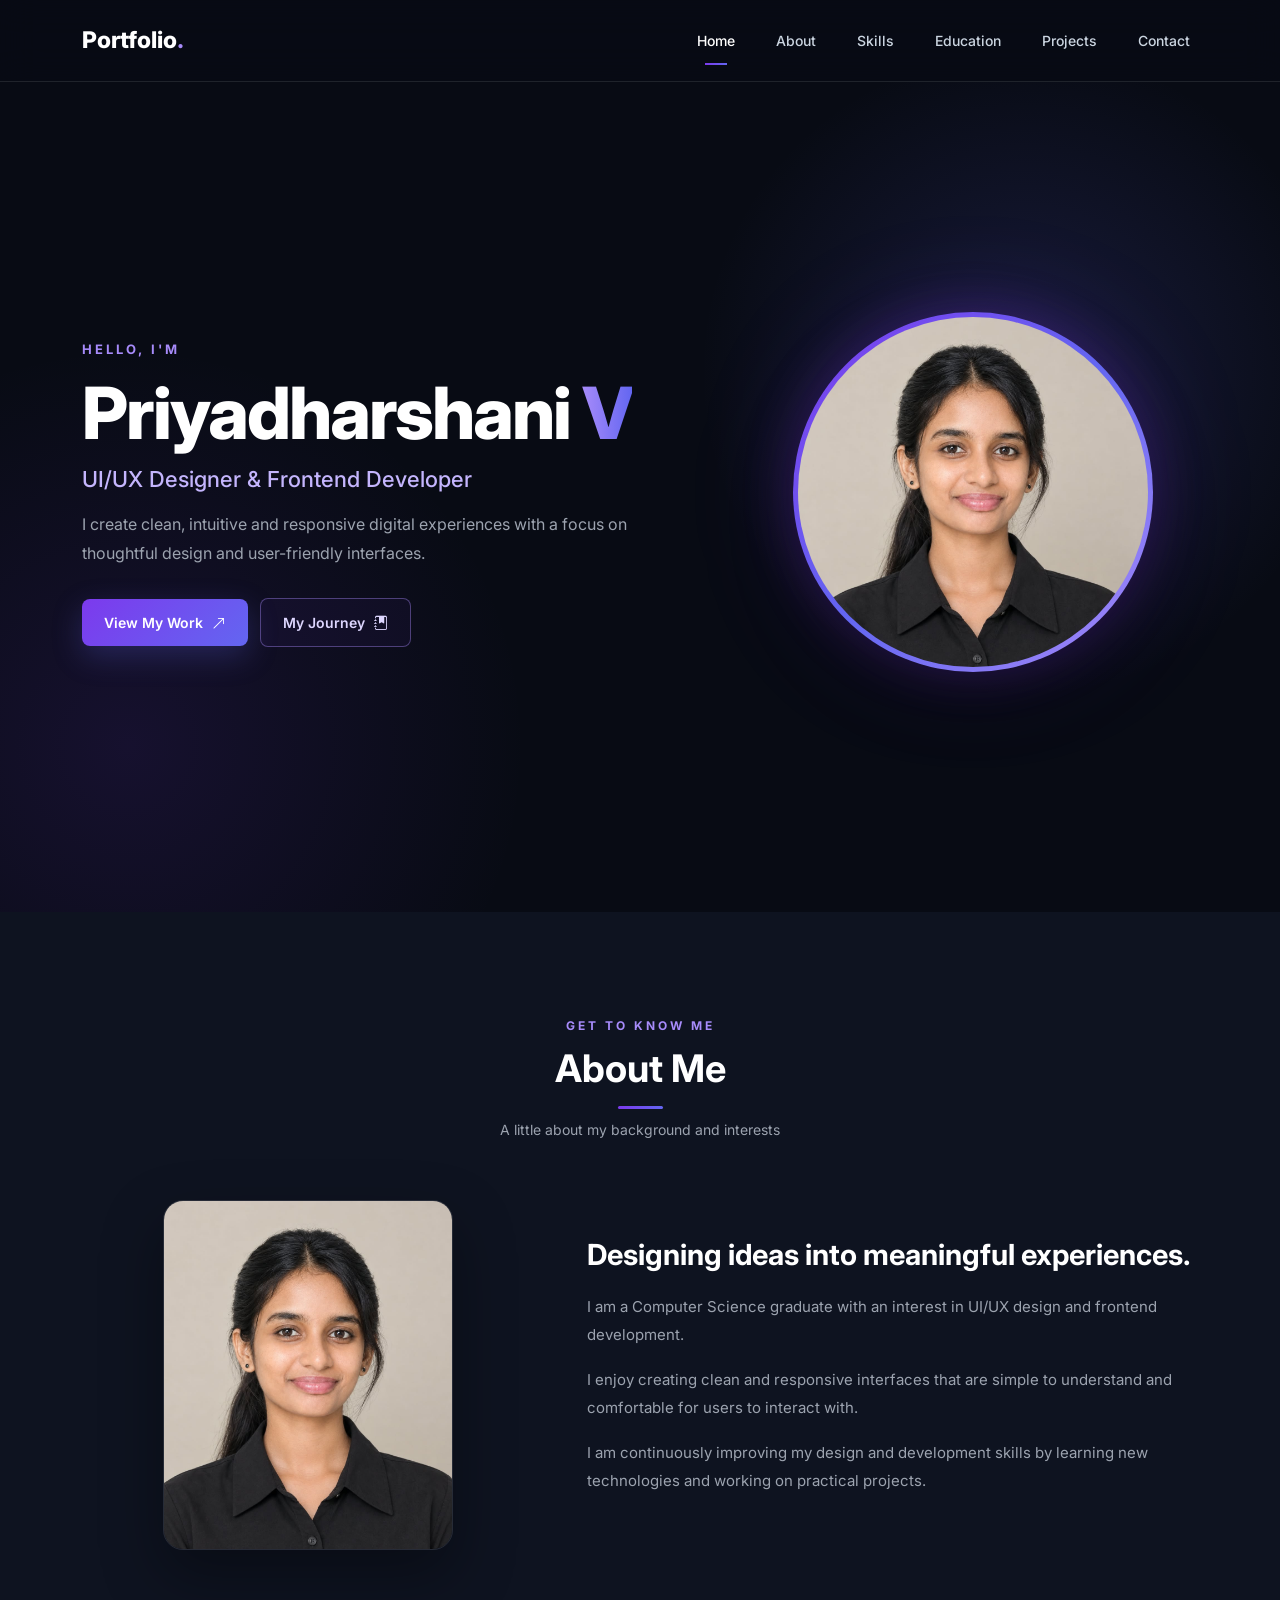
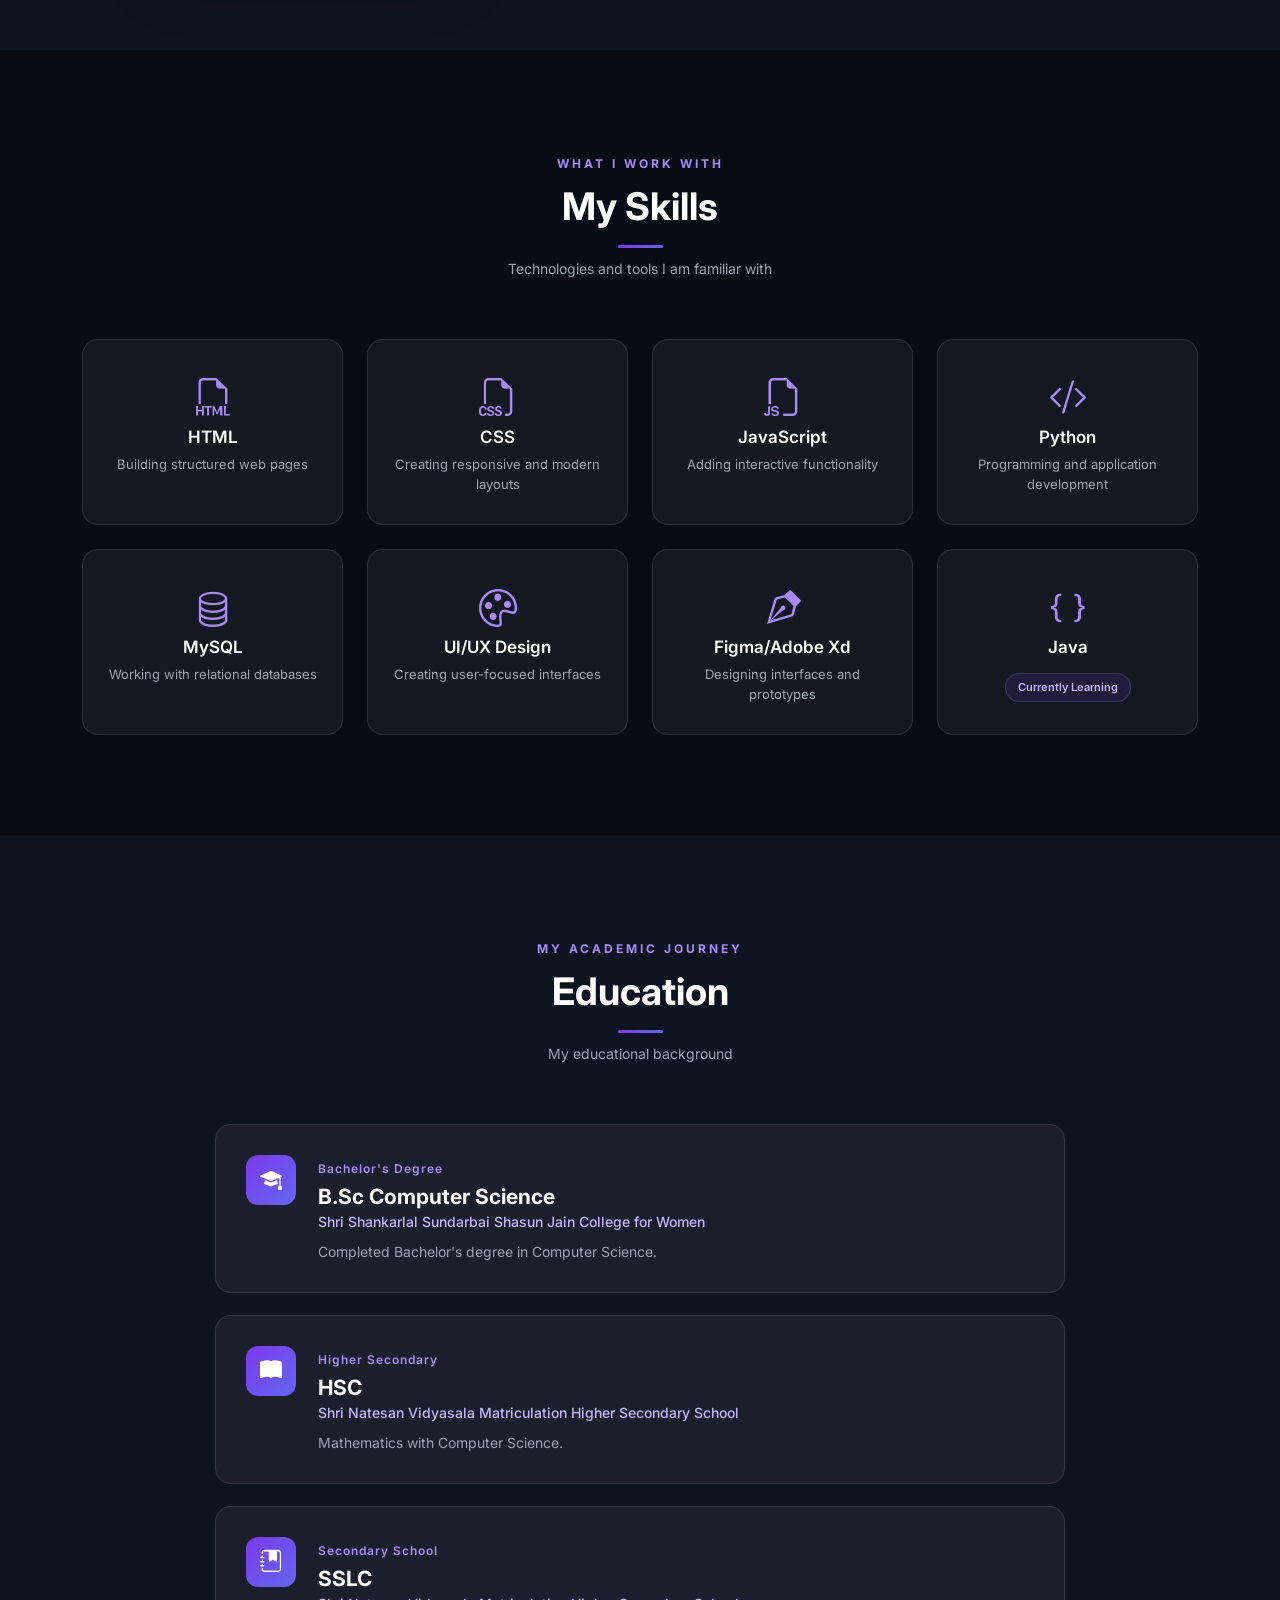
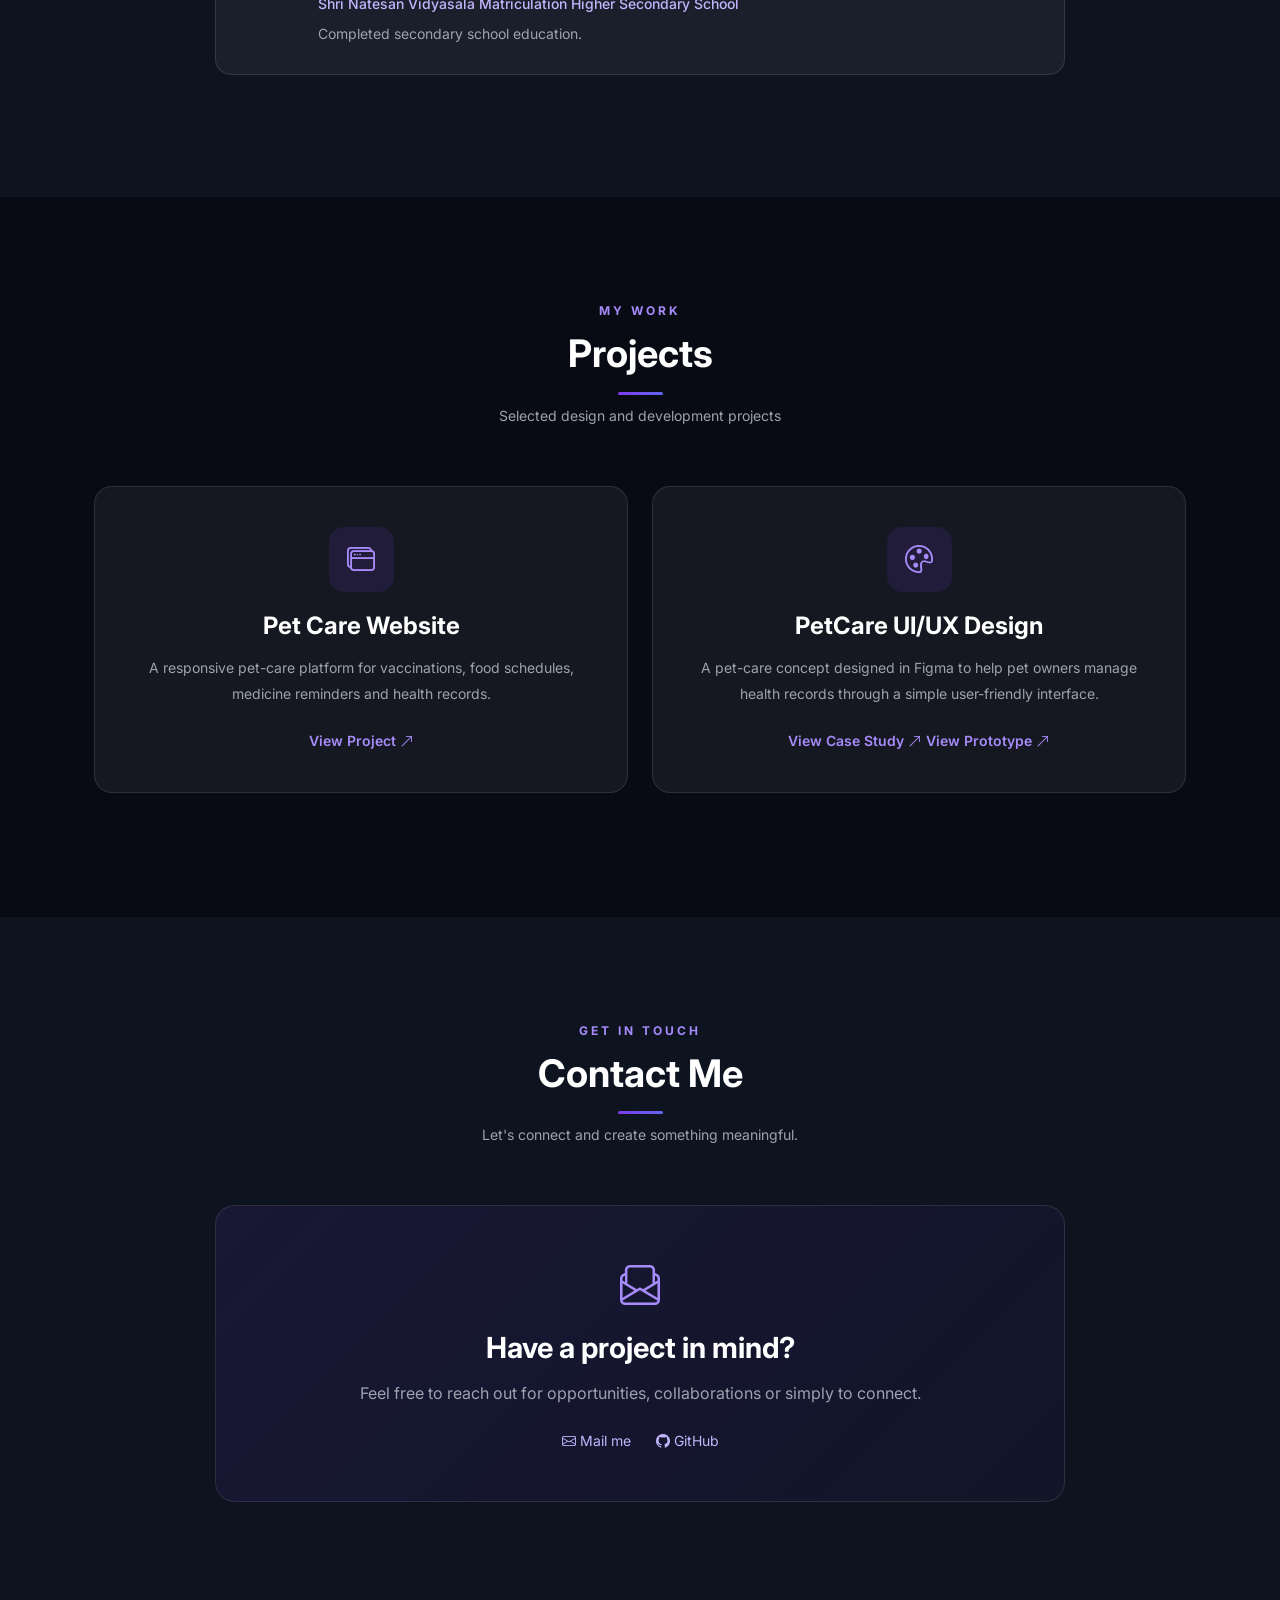
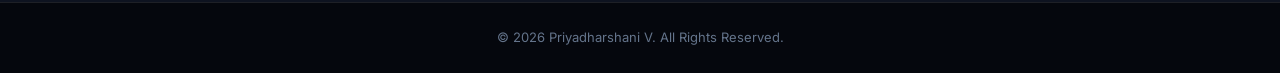
<file: index.html>
<!DOCTYPE html>
<html lang="en">

<head>

    <meta charset="UTF-8">

    <meta name="viewport" content="width=device-width, initial-scale=1.0">

    <title>Portfolio</title>

    <!-- Google Font -->    
    <link
        href="https://fonts.googleapis.com/css2?family=Inter:wght@300;400;500;600;700;800&display=swap"
        rel="stylesheet">

    <!-- Bootstrap CSS -->
    <link
        href="https://cdn.jsdelivr.net/npm/bootstrap@5.3.3/dist/css/bootstrap.min.css"
        rel="stylesheet">

    <!-- Bootstrap Icons -->
    <link
        rel="stylesheet"
        href="https://cdn.jsdelivr.net/npm/bootstrap-icons@1.11.3/font/bootstrap-icons.min.css">

    <!-- Custom CSS -->
    <link rel="stylesheet" href="style.css">

</head>


<body>


<!-- ================= NAVBAR ================= -->

<nav class="navbar navbar-expand-lg">

    <div class="container">

        <a class="navbar-brand" href="#home">
            Portfolio<span>.</span>
        </a>

        <button
            class="navbar-toggler"
            type="button"
            data-bs-toggle="collapse"
            data-bs-target="#navbarNav">

            <span class="navbar-toggler-icon"></span>

        </button>


        <div class="collapse navbar-collapse" id="navbarNav">

            <ul class="navbar-nav ms-auto">

                <li class="nav-item">
                    <a class="nav-link active" href="#home">Home</a>
                </li>

                <li class="nav-item">
                    <a class="nav-link" href="#about">About</a>
                </li>

                <li class="nav-item">
                    <a class="nav-link" href="#skills">Skills</a>
                </li>

                <li class="nav-item">
                    <a class="nav-link" href="#education">Education</a>
                </li>

                <li class="nav-item">
                    <a class="nav-link" href="#projects">Projects</a>
                </li>

                <li class="nav-item">
                    <a class="nav-link" href="#contact">Contact</a>
                </li>

            </ul>

        </div>

    </div>

</nav>



<!-- ================= HOME ================= -->

<section id="home">

    <div class="container">

        <div class="row align-items-center hero-row">

            <!-- TEXT -->

            <div class="col-lg-7">

                <div class="hero-content reveal">

                    <span class="hero-small-text">
                        HELLO, I'M
                    </span>

                    <h1>
                        Priyadharshani <span>V</span>
                    </h1>

                    <h3>
                        UI/UX Designer & Frontend Developer
                    </h3>

                    <p>
                        I create clean, intuitive and responsive digital
                        experiences with a focus on thoughtful design
                        and user-friendly interfaces.
                    </p>


                    <div class="hero-buttons">

                        <a href="#projects" class="btn-primary-custom">
                            View My Work
                            <i class="bi bi-arrow-up-right"></i>
                        </a>

                        <a href="#education" class="btn-outline-custom">
                            My Journey
                            <i class="bi bi-journal-bookmark-fill"></i>
                        </a>

                    </div>

                </div>

            </div>


            <!-- IMAGE -->

            <div class="col-lg-5">

                <div class="hero-image reveal">

                    <div class="image-glow"></div>

                    <img
                        src="./WhatsApp Image 2026-09-11 at 12.51.40 PM (1).jpeg"
                        alt="Priyadharshani V">

                </div>

            </div>

        </div>

    </div>

</section>



<!-- ================= ABOUT ================= -->

<section id="about">

    <div class="container">

        <div class="section-title reveal">

            <span>GET TO KNOW ME</span>

            <h2>About Me</h2>

            <p>A little about my background and interests</p>

        </div>


        <div class="row align-items-center">

            <div class="col-lg-5">

                <div class="about-image reveal">

                    <img
                        src="./WhatsApp Image 2026-09-11 at 12.51.40 PM (1).jpeg"
                        alt="Priyadharshani V">

                </div>

            </div>


            <div class="col-lg-7">

                <div class="about-content reveal">

                    <h3>
                        Designing ideas into meaningful experiences.
                    </h3>

                    <p>
                        I am a Computer Science graduate with an interest
                        in UI/UX design and frontend development.
                    </p>

                    <p>
                        I enjoy creating clean and responsive interfaces
                        that are simple to understand and comfortable
                        for users to interact with.
                    </p>

                    <p>
                        I am continuously improving my design and
                        development skills by learning new technologies
                        and working on practical projects.
                    </p>

                </div>

            </div>

        </div>

    </div>

</section>



<!-- ================= SKILLS ================= -->

<section id="skills">

    <div class="container">

        <div class="section-title reveal">

            <span>WHAT I WORK WITH</span>

            <h2>My Skills</h2>

            <p>Technologies and tools I am familiar with</p>

        </div>


        <div class="row g-4">


            <!-- HTML -->

            <div class="col-md-6 col-lg-3">

                <div class="skill-card reveal">

                    <i class="bi bi-filetype-html"></i>

                    <h5>HTML</h5>

                    <p>Building structured web pages</p>

                </div>

            </div>


            <!-- CSS -->

            <div class="col-md-6 col-lg-3">

                <div class="skill-card reveal">

                    <i class="bi bi-filetype-css"></i>

                    <h5>CSS</h5>

                    <p>Creating responsive and modern layouts</p>

                </div>

            </div>


            <!-- JavaScript -->

            <div class="col-md-6 col-lg-3">

                <div class="skill-card reveal">

                    <i class="bi bi-filetype-js"></i>

                    <h5>JavaScript</h5>

                    <p>Adding interactive functionality</p>

                </div>

            </div>


            <!-- Python -->

            <div class="col-md-6 col-lg-3">

                <div class="skill-card reveal">

                    <i class="bi bi-code-slash"></i>

                    <h5>Python</h5>

                    <p>Programming and application development</p>

                </div>

            </div>


            <!-- MySQL -->

            <div class="col-md-6 col-lg-3">

                <div class="skill-card reveal">

                    <i class="bi bi-database"></i>

                    <h5>MySQL</h5>

                    <p>Working with relational databases</p>

                </div>

            </div>


            <!-- UI UX -->

            <div class="col-md-6 col-lg-3">

                <div class="skill-card reveal">

                    <i class="bi bi-palette"></i>

                    <h5>UI/UX Design</h5>

                    <p>Creating user-focused interfaces</p>

                </div>

            </div>


            <!-- Figma -->

            <div class="col-md-6 col-lg-3">

                <div class="skill-card reveal">

                    <i class="bi bi-vector-pen"></i>

                    <h5>Figma/Adobe Xd</h5>

                    <p>Designing interfaces and prototypes</p>

                </div>

            </div>


            <!-- Java -->

            <div class="col-md-6 col-lg-3">

                <div class="skill-card reveal">

                    <i class="bi bi-braces"></i>

                    <h5>Java</h5>

                    <span class="learning-badge">
                        Currently Learning
                    </span>

                </div>

            </div>

        </div>

    </div>

</section>



<!-- ================= EDUCATION ================= -->

<section id="education">

    <div class="container">

        <div class="section-title reveal">

            <span>MY ACADEMIC JOURNEY</span>

            <h2>Education</h2>

            <p>My educational background</p>

        </div>


        <div class="education-list">


            <!-- DEGREE -->

            <div class="education-card reveal">

                <div class="education-icon">

                    <i class="bi bi-mortarboard-fill"></i>

                </div>

                <div>

                    <span class="education-year">
                        Bachelor's Degree
                    </span>

                    <h4>B.Sc Computer Science</h4>

                    <h6>
                        Shri Shankarlal Sundarbai Shasun Jain College for Women
                    </h6>

                    <p>
                        Completed Bachelor's degree in Computer Science.
                    </p>

                </div>

            </div>


            <!-- HSC -->

            <div class="education-card reveal">

                <div class="education-icon">

                    <i class="bi bi-book-fill"></i>

                </div>

                <div>

                    <span class="education-year">
                        Higher Secondary
                    </span>

                    <h4>HSC</h4>

                    <h6>
                        Shri Natesan Vidyasala Matriculation Higher Secondary School
                    </h6>

                    <p>
                        Mathematics with Computer Science.
                    </p>

                </div>

            </div>


            <!-- SSLC -->

            <div class="education-card reveal">

                <div class="education-icon">

                    <i class="bi bi-journal-bookmark-fill"></i>

                </div>

                <div>

                    <span class="education-year">
                        Secondary School
                    </span>

                    <h4>SSLC</h4>

                    <h6>
                        Shri Natesan Vidyasala Matriculation Higher Secondary School
                    </h6>

                    <p>
                        Completed secondary school education.
                    </p>

                </div>

            </div>

        </div>

    </div>

</section>



<!-- ================= PROJECTS ================= -->

<section id="projects">

    <div class="container">

        <div class="section-title reveal">

            <span>MY WORK</span>

            <h2>Projects</h2>

            <p>Selected design and development projects</p>

        </div>


        <div class="row justify-content-center">

            <div class="row justify-content-center">

    <!-- FIRST PROJECT -->
    <div class="col-md-8 col-lg-6 mb-4">

        <div class="project-card reveal">

            <div class="project-icon">
                <i class="bi bi-window-stack"></i>
            </div>

            <h4>Pet Care Website</h4>

            <p>
                A responsive pet-care platform for vaccinations,
                food schedules, medicine reminders and health records.
            </p>

            <a href="https://priyadharshanivijayakumar-23.github.io/Pet-Care-Website/"
               class="project-link">
                View Project
                <i class="bi bi-arrow-up-right"></i>
            </a>

        </div>

    </div>

    <!-- SECOND PROJECT -->
    <div class="col-md-8 col-lg-6 mb-4">

        <div class="project-card reveal">

            <div class="project-icon">
                <i class="bi bi-palette"></i>
            </div>

            <h4>PetCare UI/UX Design</h4>

            <p>
                A pet-care concept designed in Figma
                to help pet owners manage health records
                through a simple user-friendly interface.
            </p>

            <a href="./petcare_case_study/case-study.html" class="project-link">
                View Case Study
                <i class="bi bi-arrow-up-right"></i>
            </a>

            <a href="https://www.figma.com/proto/tTKEhzRmpx5w0A2jSrDIkc/Untitled?node-id=290-623&viewport=588%2C-231%2C0.1&t=Q5S3at9qfOJg58Hr-1&scaling=scale-down&content-scaling=fixed&starting-point-node-id=290%3A623&page-id=265%3A1112"
               class="project-link"
               target="_blank"
               rel="noopener noreferrer">
                View Prototype
                <i class="bi bi-arrow-up-right"></i>
            </a>

        </div>

    </div>

</div>
        </div>

    </div>

</section>



<!-- ================= CONTACT ================= -->

<section id="contact">

    <div class="container">

        <div class="section-title reveal">

            <span>GET IN TOUCH</span>

            <h2>Contact Me</h2>

            <p>Let's connect and create something meaningful.</p>

        </div>


        <div class="contact-box reveal">

            <i class="bi bi-envelope-paper contact-icon"></i>

            <h3>Have a project in mind?</h3>

            <p>
                Feel free to reach out for opportunities,
                collaborations or simply to connect.
            </p>


            <div class="contact-info">

                <a href="mailto:dharshviji23@gmail.com">
                    <i class="bi bi-envelope"></i>
                    Mail me
                </a>

                <a href="https://github.com/PriyadharshaniVijayakumar-23" target="_blank">
                    <i class="bi bi-github"></i>
                    GitHub
                </a>

            </div>

        </div>

    </div>

</section>



<!-- ================= FOOTER ================= -->

<footer>

    <div class="container">

        <p>
            © 2026 Priyadharshani V. All Rights Reserved.
        </p>

    </div>

</footer>



<!-- Bootstrap JS -->

<script
    src="https://cdn.jsdelivr.net/npm/bootstrap@5.3.3/dist/js/bootstrap.bundle.min.js">
</script>


<!-- Custom JS -->

<script src="script.js"></script>


</body>

</html>
</file>
<file: style.css>
/* =====================================================
   PRIYADHARSHANI V PORTFOLIO
   PREMIUM DARK UI
===================================================== */

:root {

    --bg: #080b14;
    --bg-light: #0e1320;

    --white: #ffffff;
    --text: #e5e7eb;
    --muted: #9ca3af;

    --primary: #7c3aed;
    --secondary: #6366f1;
    --accent: #a78bfa;

    --card: rgba(255, 255, 255, 0.055);

    --border: rgba(255, 255, 255, 0.10);

}


/* ================= GENERAL ================= */

html {
    scroll-behavior: smooth;
}

body {

    margin: 0;

    font-family: "Inter", sans-serif;

    background: var(--bg);

    color: var(--text);

    overflow-x: hidden;

}

section {

    padding: 100px 0;

    position: relative;

}

a {
    text-decoration: none;
}


/* ================= NAVBAR ================= */

.navbar {

    padding: 18px 0;

    background: rgba(8, 11, 20, 0.85);

    backdrop-filter: blur(18px);

    border-bottom: 1px solid var(--border);

    position: sticky;

    top: 0;

    z-index: 1000;

}

.navbar-brand {

    color: white !important;

    font-size: 23px;

    font-weight: 800;

}

.navbar-brand span {
    color: var(--accent);
}

.navbar-nav .nav-link {

    color: #cbd5e1 !important;

    font-size: 14px;

    font-weight: 500;

    margin-left: 25px;

    position: relative;

    transition: 0.3s;

}

.navbar-nav .nav-link:hover,
.navbar-nav .nav-link.active {

    color: white !important;

}

.navbar-nav .nav-link::after {

    content: "";

    position: absolute;

    width: 0;

    height: 2px;

    left: 50%;

    bottom: -6px;

    transform: translateX(-50%);

    background: linear-gradient(
        90deg,
        var(--primary),
        var(--secondary)
    );

    transition: 0.3s;

}

.navbar-nav .nav-link:hover::after,
.navbar-nav .nav-link.active::after {

    width: 22px;

}

.navbar-toggler {

    border: 1px solid var(--border);

}

.navbar-toggler:focus {
    box-shadow: none;
}

.navbar-toggler-icon {
    filter: invert(1);
}


/* ================= HERO ================= */

#home {

    min-height: calc(100vh - 70px);

    padding: 0;

    display: flex;

    align-items: center;

    background:

        radial-gradient(
            circle at 80% 35%,
            rgba(99, 102, 241, 0.18),
            transparent 28%
        ),

        radial-gradient(
            circle at 10% 80%,
            rgba(124, 58, 237, 0.12),
            transparent 30%
        ),

        var(--bg);

    overflow: hidden;

}


/* Hero row */

.hero-row {

    min-height: calc(100vh - 70px);
    transform: translateY(-5px);

}


/* Hero text */

.hero-content {

    position: relative;

    z-index: 2;

}

.hero-small-text {

    color: var(--accent);

    font-size: 13px;

    font-weight: 700;

    letter-spacing: 3px;

}

.hero-content h1 {

    font-size: clamp(45px, 6vw, 72px);

    font-weight: 800;

    line-height: 1.05;

    letter-spacing: -2px;

    color: white;

    margin: 15px 0;

}

.hero-content h1 span {

    background: linear-gradient(
        90deg,
        #a78bfa,
        #6366f1
    );

    -webkit-background-clip: text;

    -webkit-text-fill-color: transparent;

}

.hero-content h3 {

    font-size: 22px;

    font-weight: 500;

    color: #c4b5fd;

    margin-bottom: 18px;

}

.hero-content p {

    max-width: 600px;

    color: var(--muted);

    font-size: 16px;

    line-height: 1.8;

    margin-bottom: 30px;

}


/* ================= BUTTONS ================= */

.hero-buttons {

    display: flex;

    align-items: center;

    gap: 12px;

}

.btn-primary-custom,
.btn-outline-custom {

    display: inline-flex;

    align-items: center;

    gap: 9px;

    padding: 13px 22px;

    border-radius: 8px;

    font-size: 14px;

    font-weight: 600;

    transition: 0.3s;

}

.btn-primary-custom {

    color: white;

    background: linear-gradient(
        135deg,
        var(--primary),
        var(--secondary)
    );

    box-shadow:
        0 10px 30px rgba(99, 102, 241, 0.25);

}

.btn-primary-custom:hover {

    color: white;

    transform: translateY(-3px);

    box-shadow:
        0 15px 35px rgba(99, 102, 241, 0.35);

}

.btn-outline-custom {

    color: #ddd6fe;

    border: 1px solid rgba(167, 139, 250, 0.4);

    background: rgba(124, 58, 237, 0.05);

}

.btn-outline-custom:hover {

    color: white;

    border-color: var(--accent);

    background: rgba(124, 58, 237, 0.15);

    transform: translateY(-3px);

}


/* ================= HERO IMAGE ================= */

.hero-image {

    position: relative;

    display: flex;

    justify-content: center;

    align-items: center;

}

.image-glow {

    position: absolute;

    width: 330px;

    height: 330px;

    border-radius: 50%;

    background: rgba(124, 58, 237, 0.25);

    filter: blur(55px);

}

.hero-image img {

    position: relative;

    width: 360px;

    height: 360px;

    object-fit: cover;

    border-radius: 50%;

    padding: 5px;

    background: linear-gradient(
        135deg,
        var(--primary),
        var(--secondary),
        var(--accent)
    );

    box-shadow:
        0 0 50px rgba(124, 58, 237, 0.25),
        0 25px 60px rgba(0, 0, 0, 0.45);

    transition: 0.4s;

}

.hero-image img:hover {

    transform: translateY(-8px);

}


/* ================= SECTION TITLE ================= */

.section-title {

    text-align: center;

    margin-bottom: 60px;

}

.section-title span {

    color: var(--accent);

    font-size: 12px;

    font-weight: 700;

    letter-spacing: 3px;

}

.section-title h2 {

    color: white;

    font-size: 38px;

    font-weight: 700;

    margin: 10px 0;

}

.section-title h2::after {

    content: "";

    display: block;

    width: 45px;

    height: 3px;

    margin: 15px auto 0;

    border-radius: 10px;

    background: linear-gradient(
        90deg,
        var(--primary),
        var(--secondary)
    );

}

.section-title p {

    color: var(--muted);

    font-size: 14px;

}


/* ================= ABOUT ================= */

#about {
    background: var(--bg-light);
}

.about-image {

    display: flex;

    justify-content: center;

}

.about-image img {

    width: 290px;

    height: 350px;

    object-fit: cover;

    border-radius: 20px;

    border: 1px solid var(--border);

    box-shadow:
        0 25px 60px rgba(0, 0, 0, 0.35);

    transition: 0.4s;

}

.about-image img:hover {

    transform: translateY(-8px);

    border-color: rgba(167, 139, 250, 0.5);

}

.about-content {

    padding-left: 30px;

}

.about-content h3 {

    color: white;

    font-size: 29px;

    font-weight: 700;

    margin-bottom: 20px;

}

.about-content p {

    color: var(--muted);

    font-size: 15px;

    line-height: 1.9;

}


/* ================= SKILLS ================= */

#skills {
    background: var(--bg);
}

.skill-card {

    height: 100%;

    padding: 30px 20px;

    text-align: center;

    background: var(--card);

    border: 1px solid var(--border);

    border-radius: 16px;

    transition: 0.35s;

    position: relative;

    overflow: hidden;

}

.skill-card:hover {

    transform: translateY(-8px);

    border-color: rgba(167, 139, 250, 0.4);

    box-shadow:
        0 20px 45px rgba(0, 0, 0, 0.25);

}

.skill-card i {

    font-size: 38px;

    color: var(--accent);

    margin-bottom: 18px;

}

.skill-card h5 {

    color: white;

    font-size: 17px;

    font-weight: 600;

}

.skill-card p {

    color: var(--muted);

    font-size: 13px;

    margin: 0;

}

.learning-badge {

    display: inline-block;

    margin-top: 8px;

    padding: 5px 12px;

    border-radius: 20px;

    color: #c4b5fd;

    background: rgba(124, 58, 237, 0.12);

    border: 1px solid rgba(167, 139, 250, 0.2);

    font-size: 11px;

    font-weight: 600;

}


/* ================= EDUCATION ================= */

#education {

    background: var(--bg-light);

}

.education-list {

    max-width: 850px;

    margin: auto;

}

.education-card {

    display: flex;

    gap: 22px;

    padding: 30px;

    margin-bottom: 22px;

    background: var(--card);

    border: 1px solid var(--border);

    border-radius: 16px;

    position: relative;

    transition: 0.35s;

}

.education-card:hover {

    transform: translateX(7px);

    border-color: rgba(167, 139, 250, 0.35);

}

.education-icon {

    min-width: 50px;

    height: 50px;

    display: flex;

    justify-content: center;

    align-items: center;

    border-radius: 12px;

    color: white;

    background: linear-gradient(
        135deg,
        var(--primary),
        var(--secondary)
    );

}

.education-icon i {

    font-size: 22px;

}

.education-year {

    color: var(--accent);

    font-size: 12px;

    font-weight: 600;

    letter-spacing: 1px;

}

.education-card h4 {

    color: white;

    font-size: 21px;

    font-weight: 700;

    margin: 5px 0;

}

.education-card h6 {

    color: #c4b5fd;

    font-size: 14px;

    margin-bottom: 10px;

}

.education-card p {

    color: var(--muted);

    font-size: 14px;

    margin: 0;

}


/* ================= PROJECTS ================= */

#projects {

    background: var(--bg);

}

.project-card {

    padding: 40px;

    text-align: center;

    background: var(--card);

    border: 1px solid var(--border);

    border-radius: 18px;

    transition: 0.35s;

}

.project-card:hover {

    transform: translateY(-8px);

    border-color: rgba(167, 139, 250, 0.4);

    box-shadow:
        0 20px 50px rgba(0, 0, 0, 0.3);

}

.project-icon {

    width: 65px;

    height: 65px;

    margin: 0 auto 20px;

    display: flex;

    align-items: center;

    justify-content: center;

    border-radius: 15px;

    background: rgba(124, 58, 237, 0.12);

    color: var(--accent);

}

.project-icon i {

    font-size: 28px;

}

.project-card h4 {

    color: white;

    font-weight: 700;

}

.project-card p {

    color: var(--muted);

    font-size: 14px;

    line-height: 1.8;

    margin: 15px auto 22px;

    max-width: 500px;

}

.project-link {

    color: var(--accent);

    font-size: 14px;

    font-weight: 600;

    transition: 0.3s;

}

.project-link:hover {

    color: white;

}


/* ================= CONTACT ================= */

#contact {

    background: var(--bg-light);

}

.contact-box {

    max-width: 850px;

    margin: auto;

    padding: 50px 30px;

    text-align: center;

    background:
        linear-gradient(
            135deg,
            rgba(124, 58, 237, 0.10),
            rgba(99, 102, 241, 0.04)
        );

    border: 1px solid var(--border);

    border-radius: 20px;

}

.contact-icon {

    font-size: 40px;

    color: var(--accent);

}

.contact-box h3 {

    color: white;

    font-size: 29px;

    font-weight: 700;

    margin: 15px 0;

}

.contact-box p {

    color: var(--muted);

}

.contact-info {

    display: flex;

    justify-content: center;

    gap: 25px;

    flex-wrap: wrap;

    margin-top: 25px;

}

.contact-info a {

    color: #c4b5fd;

    font-size: 14px;

    transition: 0.3s;

}

.contact-info a:hover {

    color: white;

}


/* ================= FOOTER ================= */

footer {

    padding: 25px 0;

    background: #05070d;

    border-top: 1px solid var(--border);

    text-align: center;

}

footer p {

    margin: 0;

    color: #64748b;

    font-size: 13px;

}


/* ================= SCROLL ANIMATION ================= */

.reveal {

    opacity: 0;

    transform: translateY(25px);

    transition:
        opacity 0.8s ease,
        transform 0.8s ease;

}

.reveal {

    opacity: 1;

    transform: translateY(0);

}


/* ================= MOBILE ================= */

@media (max-width: 991px) {

    .navbar-nav {
        padding-top: 15px;
    }

    .navbar-nav .nav-link {
        margin-left: 0;
        padding: 9px 0;
    }

    #home {
        min-height: auto;
        padding: 90px 0;
    }

    .hero-row {
        min-height: auto;
    }

    .hero-content {
        text-align: center;
    }

    .hero-content p {
        margin-left: auto;
        margin-right: auto;
    }

    .hero-buttons {
        justify-content: center;
    }

    .hero-image {
        margin-top: 70px;
    }

    .about-content {
        padding-left: 0;
        margin-top: 50px;
    }

}


@media (max-width: 576px) {

    section {
        padding: 80px 0;
    }

    .hero-content h1 {
        font-size: 43px;
    }

    .hero-content h3 {
        font-size: 19px;
    }

    .hero-content p {
        font-size: 14px;
    }

    .hero-buttons {
        flex-direction: column;
    }

    .btn-outline-custom {
        margin-left: 0;
    }

    .hero-image img {
        width: 245px;
        height: 245px;
    }

    .image-glow {
        width: 260px;
        height: 260px;
    }

    .section-title h2 {
        font-size: 31px;
    }

    .about-image img {
        width: 250px;
        height: 300px;
    }

    .education-card {
        padding: 25px;
    }

    .contact-box {
        padding: 40px 20px;
    }

}
</file>
